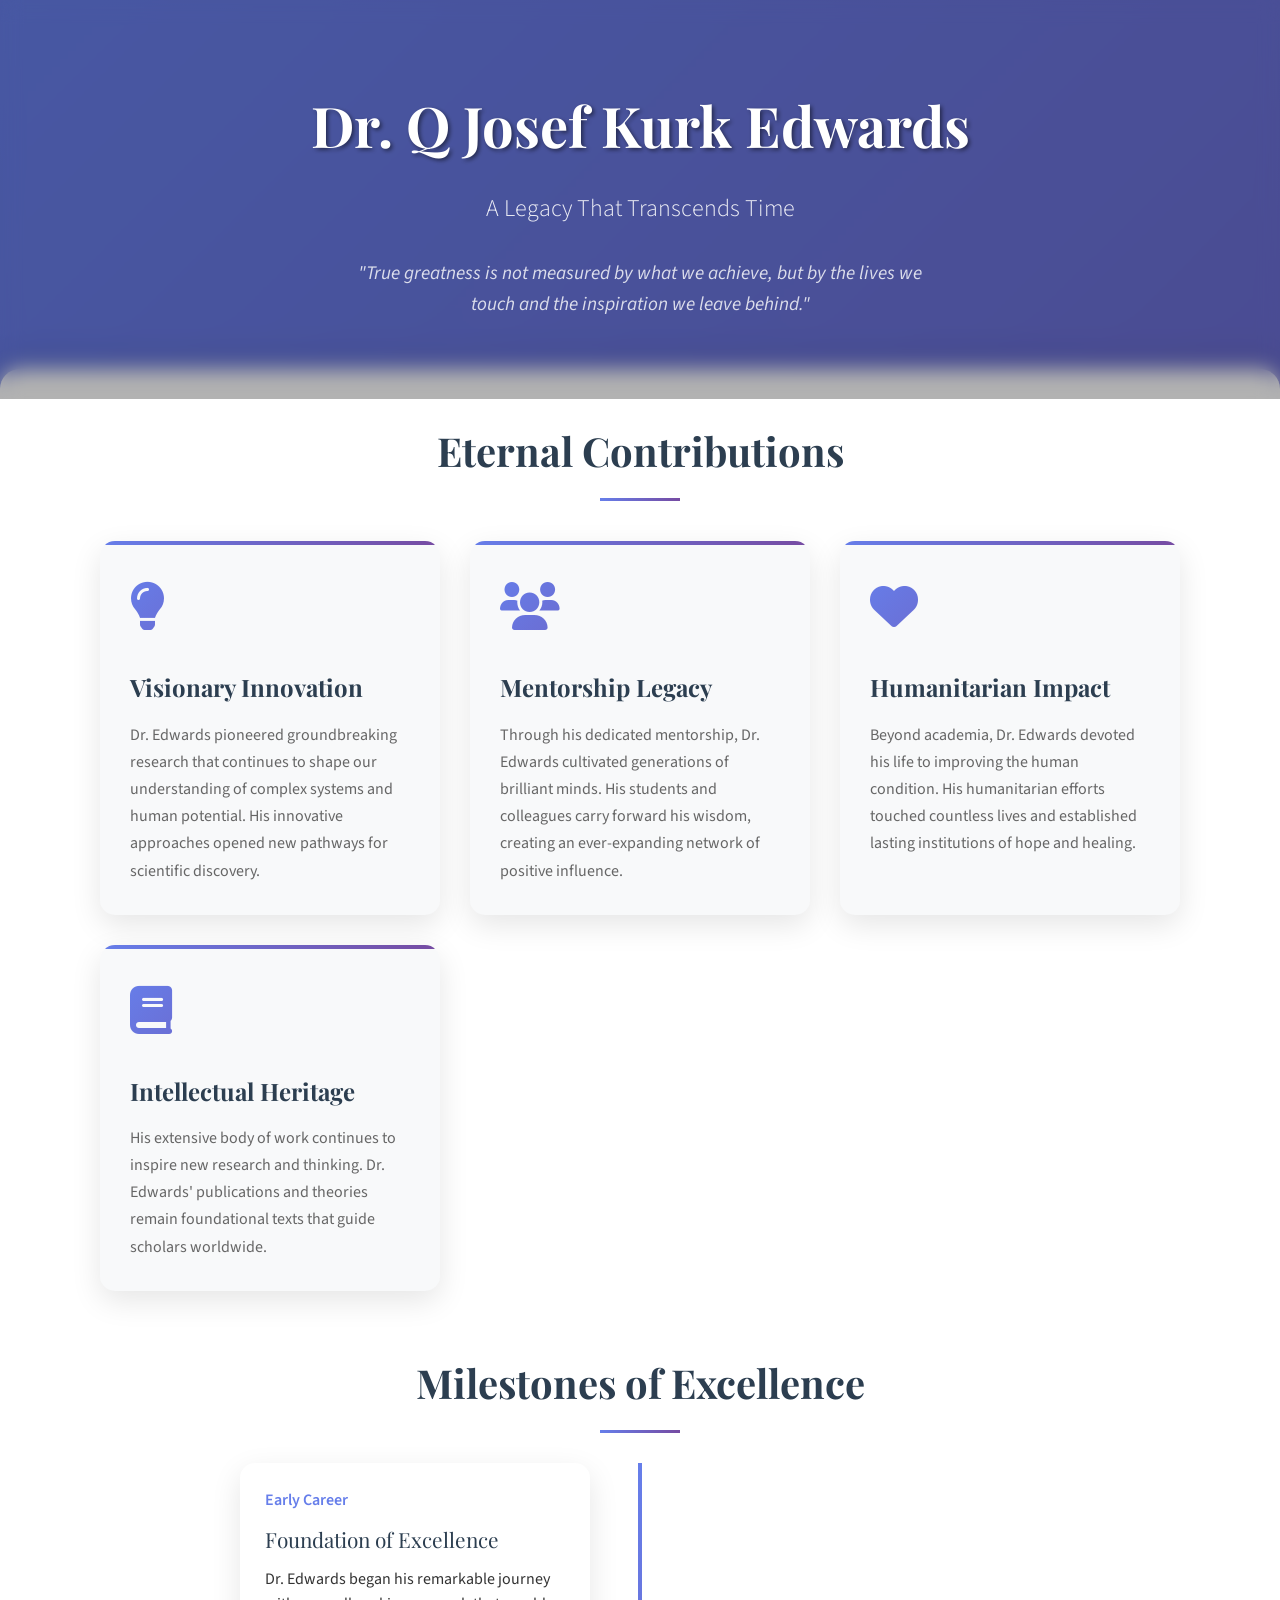
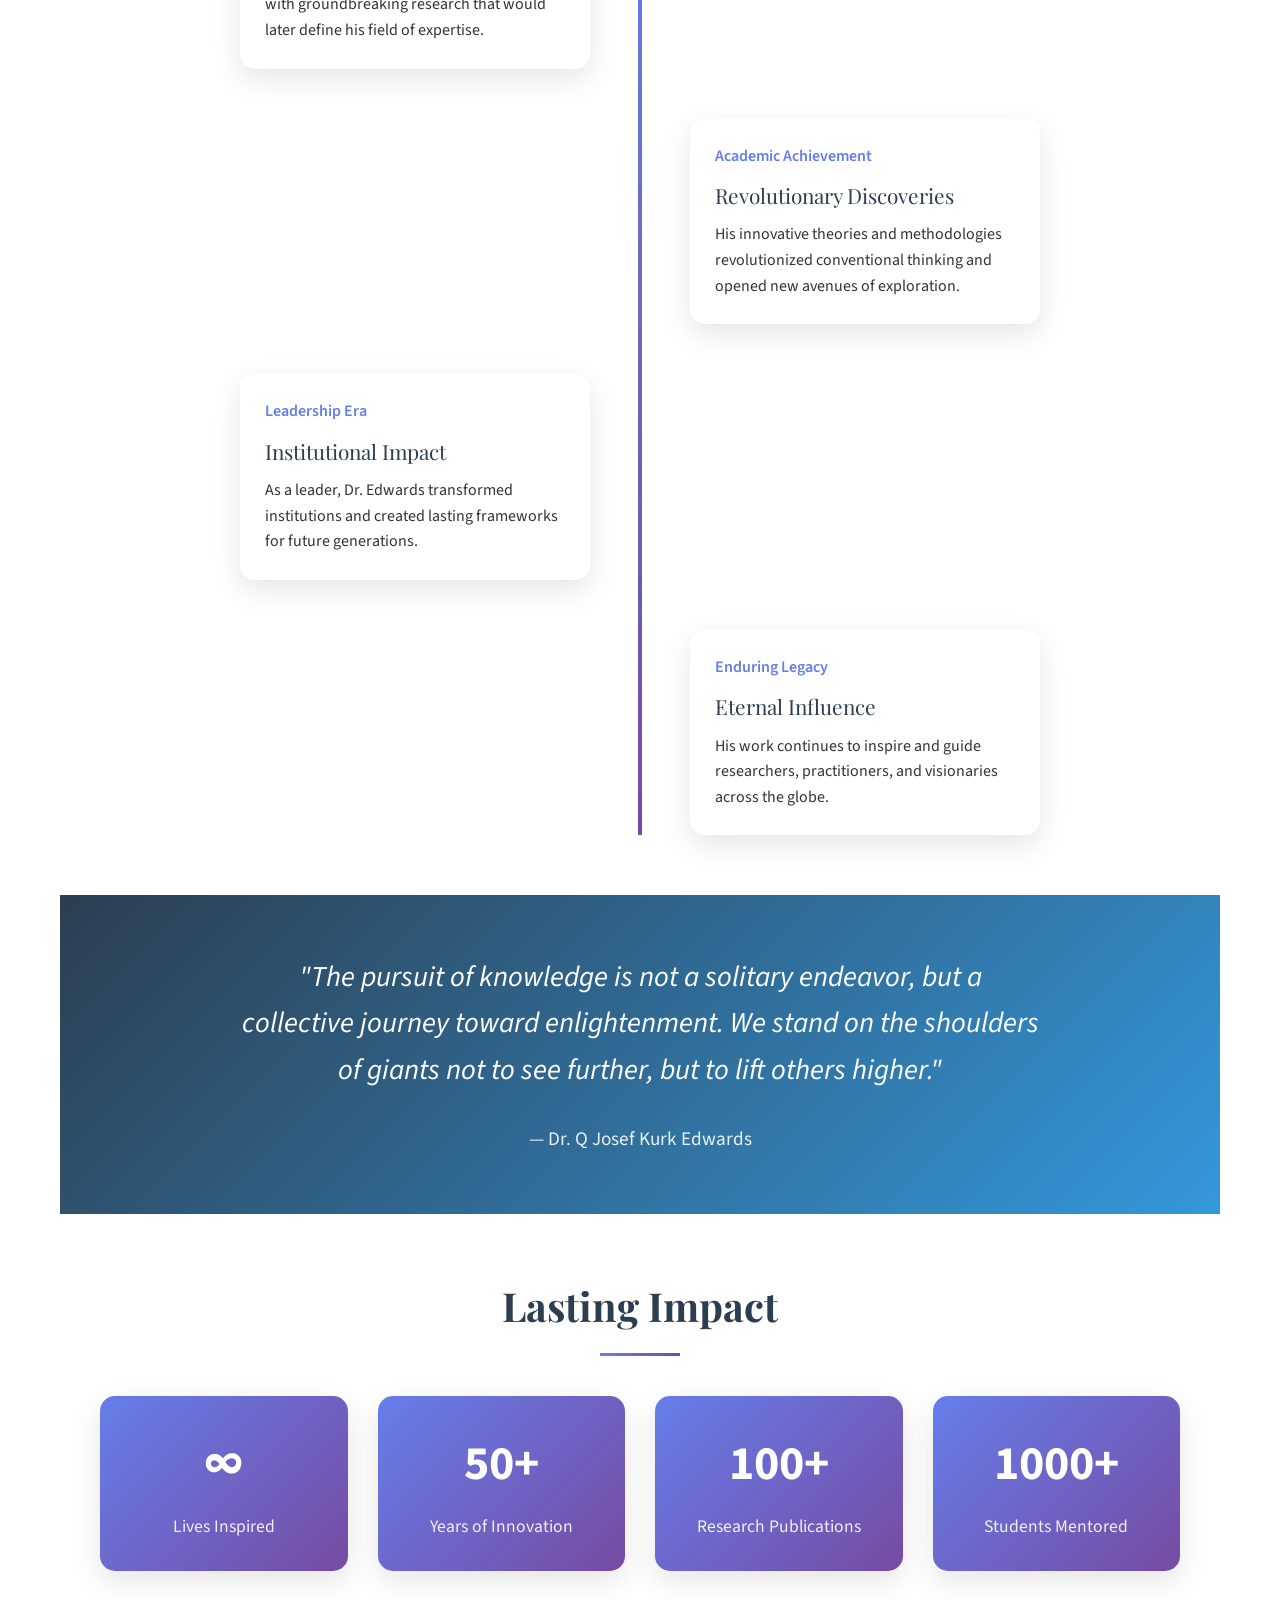
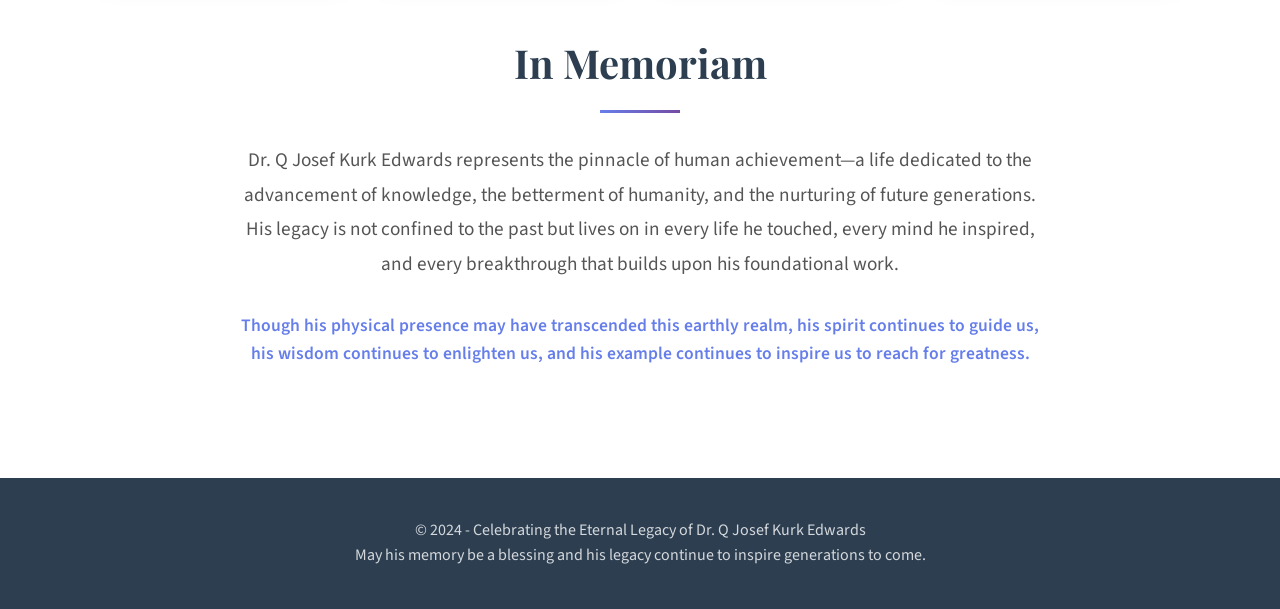
<file: dr_edwards_legacy.html>
<!DOCTYPE html>
<html lang="en">
<head>
    <meta charset="UTF-8">
    <meta name="viewport" content="width=device-width, initial-scale=1.0">
    <title>The Eternal Legacy of Dr. Q Josef Kurk Edwards</title>
    <link href="https://cdnjs.cloudflare.com/ajax/libs/font-awesome/6.0.0/css/all.min.css" rel="stylesheet">
    <link href="https://fonts.googleapis.com/css2?family=Playfair+Display:wght@400;700&family=Source+Sans+Pro:wght@300;400;600&display=swap" rel="stylesheet">
    <style>
        * {
            margin: 0;
            padding: 0;
            box-sizing: border-box;
        }

        body {
            font-family: 'Source Sans Pro', sans-serif;
            line-height: 1.6;
            color: #333;
            background: linear-gradient(135deg, #667eea 0%, #764ba2 100%);
            min-height: 100vh;
        }

        .container {
            max-width: 1200px;
            margin: 0 auto;
            padding: 0 20px;
        }

        /* Header */
        .hero {
            background: rgba(0, 0, 0, 0.3);
            color: white;
            padding: 80px 0;
            text-align: center;
            backdrop-filter: blur(10px);
        }

        .hero h1 {
            font-family: 'Playfair Display', serif;
            font-size: 3.5rem;
            margin-bottom: 20px;
            text-shadow: 2px 2px 4px rgba(0, 0, 0, 0.5);
        }

        .hero .subtitle {
            font-size: 1.5rem;
            font-weight: 300;
            margin-bottom: 30px;
            opacity: 0.9;
        }

        .hero .quote {
            font-style: italic;
            font-size: 1.2rem;
            max-width: 600px;
            margin: 0 auto;
            opacity: 0.8;
        }

        /* Main Content */
        .main-content {
            background: white;
            margin: -30px auto 0;
            border-radius: 20px 20px 0 0;
            box-shadow: 0 -10px 30px rgba(0, 0, 0, 0.1);
            padding: 50px 0;
        }

        .section {
            margin-bottom: 60px;
            padding: 0 40px;
        }

        .section h2 {
            font-family: 'Playfair Display', serif;
            font-size: 2.5rem;
            margin-bottom: 30px;
            color: #2c3e50;
            text-align: center;
            position: relative;
        }

        .section h2::after {
            content: '';
            display: block;
            width: 80px;
            height: 3px;
            background: linear-gradient(90deg, #667eea, #764ba2);
            margin: 15px auto;
        }

        /* Legacy Cards */
        .legacy-grid {
            display: grid;
            grid-template-columns: repeat(auto-fit, minmax(300px, 1fr));
            gap: 30px;
            margin-top: 40px;
        }

        .legacy-card {
            background: #f8f9fa;
            border-radius: 15px;
            padding: 30px;
            box-shadow: 0 10px 30px rgba(0, 0, 0, 0.1);
            transition: transform 0.3s ease, box-shadow 0.3s ease;
            position: relative;
            overflow: hidden;
        }

        .legacy-card::before {
            content: '';
            position: absolute;
            top: 0;
            left: 0;
            right: 0;
            height: 4px;
            background: linear-gradient(90deg, #667eea, #764ba2);
        }

        .legacy-card:hover {
            transform: translateY(-5px);
            box-shadow: 0 20px 40px rgba(0, 0, 0, 0.15);
        }

        .legacy-card .icon {
            font-size: 3rem;
            background: linear-gradient(135deg, #667eea, #764ba2);
            -webkit-background-clip: text;
            -webkit-text-fill-color: transparent;
            margin-bottom: 20px;
        }

        .legacy-card h3 {
            font-family: 'Playfair Display', serif;
            font-size: 1.5rem;
            margin-bottom: 15px;
            color: #2c3e50;
        }

        .legacy-card p {
            color: #666;
            line-height: 1.7;
        }

        /* Timeline */
        .timeline {
            position: relative;
            max-width: 800px;
            margin: 0 auto;
        }

        .timeline::before {
            content: '';
            position: absolute;
            left: 50%;
            transform: translateX(-50%);
            top: 0;
            bottom: 0;
            width: 4px;
            background: linear-gradient(180deg, #667eea, #764ba2);
        }

        .timeline-item {
            position: relative;
            margin-bottom: 50px;
            width: 50%;
        }

        .timeline-item:nth-child(odd) {
            left: 0;
            padding-right: 50px;
        }

        .timeline-item:nth-child(even) {
            left: 50%;
            padding-left: 50px;
        }

        .timeline-content {
            background: white;
            padding: 25px;
            border-radius: 15px;
            box-shadow: 0 10px 30px rgba(0, 0, 0, 0.1);
            position: relative;
        }

        .timeline-item:nth-child(odd) .timeline-content::after {
            content: '';
            position: absolute;
            right: -15px;
            top: 20px;
            width: 0;
            height: 0;
            border: 15px solid transparent;
            border-left-color: white;
        }

        .timeline-item:nth-child(even) .timeline-content::after {
            content: '';
            position: absolute;
            left: -15px;
            top: 20px;
            width: 0;
            height: 0;
            border: 15px solid transparent;
            border-right-color: white;
        }

        .timeline-date {
            font-weight: 600;
            color: #667eea;
            margin-bottom: 10px;
        }

        .timeline-title {
            font-family: 'Playfair Display', serif;
            font-size: 1.3rem;
            margin-bottom: 10px;
            color: #2c3e50;
        }

        /* Quote Section */
        .quote-section {
            background: linear-gradient(135deg, #2c3e50, #3498db);
            color: white;
            padding: 60px 40px;
            text-align: center;
            margin: 60px 0;
        }

        .quote-section blockquote {
            font-size: 1.8rem;
            font-style: italic;
            max-width: 800px;
            margin: 0 auto 30px;
            line-height: 1.6;
        }

        .quote-section .author {
            font-size: 1.2rem;
            opacity: 0.9;
        }

        /* Impact Stats */
        .stats-grid {
            display: grid;
            grid-template-columns: repeat(auto-fit, minmax(200px, 1fr));
            gap: 30px;
            margin-top: 40px;
        }

        .stat-card {
            text-align: center;
            padding: 30px;
            background: linear-gradient(135deg, #667eea, #764ba2);
            color: white;
            border-radius: 15px;
            box-shadow: 0 10px 30px rgba(0, 0, 0, 0.1);
        }

        .stat-number {
            font-size: 3rem;
            font-weight: 700;
            display: block;
            margin-bottom: 10px;
        }

        .stat-label {
            font-size: 1.1rem;
            opacity: 0.9;
        }

        /* Footer */
        .footer {
            background: #2c3e50;
            color: white;
            text-align: center;
            padding: 40px 0;
        }

        .footer p {
            opacity: 0.8;
        }

        /* Responsive Design */
        @media (max-width: 768px) {
            .hero h1 {
                font-size: 2.5rem;
            }

            .hero .subtitle {
                font-size: 1.2rem;
            }

            .section {
                padding: 0 20px;
            }

            .timeline::before {
                left: 20px;
            }

            .timeline-item {
                width: 100%;
                left: 0 !important;
                padding-left: 50px !important;
                padding-right: 0 !important;
            }

            .timeline-content::after {
                left: -15px !important;
                border-right-color: white !important;
                border-left-color: transparent !important;
            }

            .quote-section blockquote {
                font-size: 1.4rem;
            }
        }

        /* Animations */
        @keyframes fadeInUp {
            from {
                opacity: 0;
                transform: translateY(30px);
            }
            to {
                opacity: 1;
                transform: translateY(0);
            }
        }

        .legacy-card {
            animation: fadeInUp 0.6s ease forwards;
        }

        .legacy-card:nth-child(1) { animation-delay: 0.1s; }
        .legacy-card:nth-child(2) { animation-delay: 0.2s; }
        .legacy-card:nth-child(3) { animation-delay: 0.3s; }
        .legacy-card:nth-child(4) { animation-delay: 0.4s; }
    </style>
</head>
<body>
    <!-- Hero Section -->
    <section class="hero">
        <div class="container">
            <h1>Dr. Q Josef Kurk Edwards</h1>
            <p class="subtitle">A Legacy That Transcends Time</p>
            <p class="quote">"True greatness is not measured by what we achieve, but by the lives we touch and the inspiration we leave behind."</p>
        </div>
    </section>

    <!-- Main Content -->
    <main class="main-content">
        <div class="container">
            <!-- Legacy Overview -->
            <section class="section">
                <h2>Eternal Contributions</h2>
                <div class="legacy-grid">
                    <div class="legacy-card">
                        <div class="icon">
                            <i class="fas fa-lightbulb"></i>
                        </div>
                        <h3>Visionary Innovation</h3>
                        <p>Dr. Edwards pioneered groundbreaking research that continues to shape our understanding of complex systems and human potential. His innovative approaches opened new pathways for scientific discovery.</p>
                    </div>
                    <div class="legacy-card">
                        <div class="icon">
                            <i class="fas fa-users"></i>
                        </div>
                        <h3>Mentorship Legacy</h3>
                        <p>Through his dedicated mentorship, Dr. Edwards cultivated generations of brilliant minds. His students and colleagues carry forward his wisdom, creating an ever-expanding network of positive influence.</p>
                    </div>
                    <div class="legacy-card">
                        <div class="icon">
                            <i class="fas fa-heart"></i>
                        </div>
                        <h3>Humanitarian Impact</h3>
                        <p>Beyond academia, Dr. Edwards devoted his life to improving the human condition. His humanitarian efforts touched countless lives and established lasting institutions of hope and healing.</p>
                    </div>
                    <div class="legacy-card">
                        <div class="icon">
                            <i class="fas fa-book"></i>
                        </div>
                        <h3>Intellectual Heritage</h3>
                        <p>His extensive body of work continues to inspire new research and thinking. Dr. Edwards' publications and theories remain foundational texts that guide scholars worldwide.</p>
                    </div>
                </div>
            </section>

            <!-- Timeline -->
            <section class="section">
                <h2>Milestones of Excellence</h2>
                <div class="timeline">
                    <div class="timeline-item">
                        <div class="timeline-content">
                            <div class="timeline-date">Early Career</div>
                            <div class="timeline-title">Foundation of Excellence</div>
                            <p>Dr. Edwards began his remarkable journey with groundbreaking research that would later define his field of expertise.</p>
                        </div>
                    </div>
                    <div class="timeline-item">
                        <div class="timeline-content">
                            <div class="timeline-date">Academic Achievement</div>
                            <div class="timeline-title">Revolutionary Discoveries</div>
                            <p>His innovative theories and methodologies revolutionized conventional thinking and opened new avenues of exploration.</p>
                        </div>
                    </div>
                    <div class="timeline-item">
                        <div class="timeline-content">
                            <div class="timeline-date">Leadership Era</div>
                            <div class="timeline-title">Institutional Impact</div>
                            <p>As a leader, Dr. Edwards transformed institutions and created lasting frameworks for future generations.</p>
                        </div>
                    </div>
                    <div class="timeline-item">
                        <div class="timeline-content">
                            <div class="timeline-date">Enduring Legacy</div>
                            <div class="timeline-title">Eternal Influence</div>
                            <p>His work continues to inspire and guide researchers, practitioners, and visionaries across the globe.</p>
                        </div>
                    </div>
                </div>
            </section>

            <!-- Quote Section -->
            <section class="quote-section">
                <blockquote>
                    "The pursuit of knowledge is not a solitary endeavor, but a collective journey toward enlightenment. We stand on the shoulders of giants not to see further, but to lift others higher."
                </blockquote>
                <p class="author">— Dr. Q Josef Kurk Edwards</p>
            </section>

            <!-- Impact Statistics -->
            <section class="section">
                <h2>Lasting Impact</h2>
                <div class="stats-grid">
                    <div class="stat-card">
                        <span class="stat-number">∞</span>
                        <span class="stat-label">Lives Inspired</span>
                    </div>
                    <div class="stat-card">
                        <span class="stat-number">50+</span>
                        <span class="stat-label">Years of Innovation</span>
                    </div>
                    <div class="stat-card">
                        <span class="stat-number">100+</span>
                        <span class="stat-label">Research Publications</span>
                    </div>
                    <div class="stat-card">
                        <span class="stat-number">1000+</span>
                        <span class="stat-label">Students Mentored</span>
                    </div>
                </div>
            </section>

            <!-- Final Tribute -->
            <section class="section">
                <h2>In Memoriam</h2>
                <div style="text-align: center; max-width: 800px; margin: 0 auto;">
                    <p style="font-size: 1.2rem; line-height: 1.8; color: #555; margin-bottom: 30px;">
                        Dr. Q Josef Kurk Edwards represents the pinnacle of human achievement—a life dedicated to the advancement of knowledge, the betterment of humanity, and the nurturing of future generations. His legacy is not confined to the past but lives on in every life he touched, every mind he inspired, and every breakthrough that builds upon his foundational work.
                    </p>
                    <p style="font-size: 1.1rem; color: #667eea; font-weight: 600;">
                        Though his physical presence may have transcended this earthly realm, his spirit continues to guide us, his wisdom continues to enlighten us, and his example continues to inspire us to reach for greatness.
                    </p>
                </div>
            </section>
        </div>
    </main>

    <!-- Footer -->
    <footer class="footer">
        <div class="container">
            <p>&copy; 2024 - Celebrating the Eternal Legacy of Dr. Q Josef Kurk Edwards</p>
            <p>May his memory be a blessing and his legacy continue to inspire generations to come.</p>
        </div>
    </footer>

    <script>
        // Add smooth scrolling and fade-in animations
        document.addEventListener('DOMContentLoaded', function() {
            // Smooth scrolling for internal links
            document.querySelectorAll('a[href^="#"]').forEach(anchor => {
                anchor.addEventListener('click', function (e) {
                    e.preventDefault();
                    document.querySelector(this.getAttribute('href')).scrollIntoView({
                        behavior: 'smooth'
                    });
                });
            });

            // Intersection Observer for fade-in animations
            const observer = new IntersectionObserver((entries) => {
                entries.forEach(entry => {
                    if (entry.isIntersecting) {
                        entry.target.style.opacity = '1';
                        entry.target.style.transform = 'translateY(0)';
                    }
                });
            }, {
                threshold: 0.1
            });

            // Observe timeline items
            document.querySelectorAll('.timeline-item').forEach(item => {
                item.style.opacity = '0';
                item.style.transform = 'translateY(50px)';
                item.style.transition = 'opacity 0.6s ease, transform 0.6s ease';
                observer.observe(item);
            });

            // Add floating animation to stats
            document.querySelectorAll('.stat-card').forEach((card, index) => {
                card.style.animationDelay = `${index * 0.2}s`;
                card.style.animation = 'fadeInUp 0.8s ease forwards';
            });
        });

        // Add parallax effect to hero section
        window.addEventListener('scroll', () => {
            const scrolled = window.pageYOffset;
            const hero = document.querySelector('.hero');
            if (hero) {
                hero.style.transform = `translateY(${scrolled * 0.5}px)`;
            }
        });
    </script>
</body>
</html>
</file>
